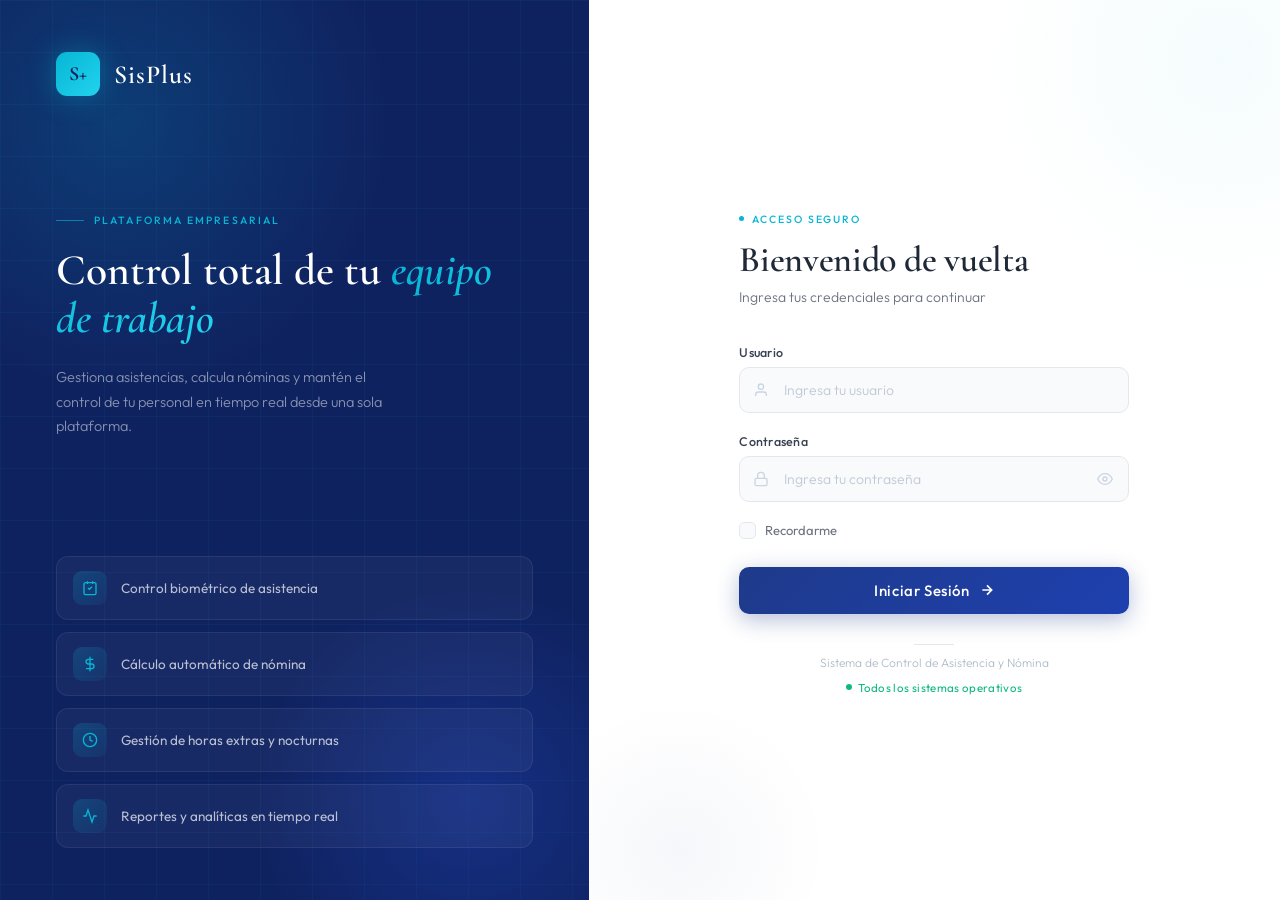
<file: src/main/resources/templates/login.html>
<!DOCTYPE html>
<html lang="es">
<head>
    <meta charset="UTF-8">
    <meta name="viewport" content="width=device-width, initial-scale=1.0">
    <title>SisPlus — Iniciar Sesión</title>
    <link href="https://fonts.googleapis.com/css2?family=Cormorant+Garamond:ital,wght@0,400;0,500;0,600;0,700;1,400;1,600&family=Outfit:wght@300;400;500;600&display=swap" rel="stylesheet">
    <style>
        *, *::before, *::after { margin: 0; padding: 0; box-sizing: border-box; }
        :root {
            --navy: #1E3A8A; --navy-deep: #0F2260; --navy-mid: #1E40AF;
            --cyan: #06B6D4; --cyan-light: #22D3EE;
            --dark: #1F2937; --dark-mid: #374151; --gray: #6B7280;
            --gray-light: #E5E7EB; --off-white: #F8FAFC; --white: #FFFFFF;
        }
        html, body { height: 100%; }
        body { font-family: 'Outfit', sans-serif; background: var(--off-white); display: flex; min-height: 100vh; }

        .panel-left {
            flex: 0 0 46%; position: relative; background: var(--navy-deep);
            display: flex; flex-direction: column; justify-content: space-between;
            padding: 52px 56px; overflow: hidden;
        }
        .panel-left::before {
            content: ''; position: absolute; inset: 0;
            background-image: linear-gradient(rgba(6,182,212,.06) 1px, transparent 1px), linear-gradient(90deg, rgba(6,182,212,.06) 1px, transparent 1px);
            background-size: 52px 52px; animation: gridDrift 22s linear infinite;
        }
        @keyframes gridDrift { 0% { background-position: 0 0; } 100% { background-position: 52px 52px; } }
        .glow-top { position: absolute; top: -160px; left: -160px; width: 560px; height: 560px; background: radial-gradient(circle, rgba(6,182,212,.18) 0%, transparent 68%); pointer-events: none; }
        .glow-bottom { position: absolute; bottom: -120px; right: -100px; width: 440px; height: 440px; background: radial-gradient(circle, rgba(30,64,175,.45) 0%, transparent 68%); pointer-events: none; }

        .brand { display: flex; align-items: center; gap: 14px; position: relative; z-index: 1; animation: fadeUp .7s ease both; }
        .brand-mark { width: 44px; height: 44px; background: linear-gradient(135deg, var(--cyan), var(--cyan-light)); border-radius: 11px; display: flex; align-items: center; justify-content: center; font-family: 'Cormorant Garamond', serif; font-weight: 700; font-size: 20px; color: var(--navy-deep); box-shadow: 0 0 28px rgba(6,182,212,.38); }
        .brand-name { font-family: 'Cormorant Garamond', serif; font-size: 26px; font-weight: 600; color: var(--white); letter-spacing: .04em; }

        .hero { position: relative; z-index: 1; animation: fadeUp .8s ease .15s both; }
        .hero-eyebrow { font-size: 10.5px; font-weight: 500; letter-spacing: .2em; text-transform: uppercase; color: var(--cyan); margin-bottom: 20px; display: flex; align-items: center; gap: 10px; }
        .hero-eyebrow::before { content: ''; display: block; width: 28px; height: 1px; background: var(--cyan); opacity: .6; }
        .hero-title { font-family: 'Cormorant Garamond', serif; font-size: clamp(34px, 3.4vw, 50px); font-weight: 600; color: var(--white); line-height: 1.1; margin-bottom: 22px; }
        .hero-title em { font-style: italic; background: linear-gradient(90deg, var(--cyan), var(--cyan-light)); -webkit-background-clip: text; -webkit-text-fill-color: transparent; background-clip: text; }
        .hero-desc { font-size: 14.5px; font-weight: 300; color: rgba(255,255,255,.5); line-height: 1.7; max-width: 330px; }

        .features { position: relative; z-index: 1; display: flex; flex-direction: column; gap: 12px; animation: fadeUp .8s ease .3s both; }
        .feature-item { display: flex; align-items: center; gap: 14px; padding: 14px 16px; background: rgba(255,255,255,.04); border: 1px solid rgba(255,255,255,.07); border-radius: 12px; transition: background .25s, border-color .25s, transform .25s; cursor: default; }
        .feature-item:hover { background: rgba(6,182,212,.07); border-color: rgba(6,182,212,.22); transform: translateX(4px); }
        .feature-icon { width: 34px; height: 34px; border-radius: 9px; background: linear-gradient(135deg, rgba(6,182,212,.2), rgba(6,182,212,.06)); display: flex; align-items: center; justify-content: center; flex-shrink: 0; }
        .feature-icon svg { width: 16px; height: 16px; color: var(--cyan); }
        .feature-text { font-size: 13.5px; color: rgba(255,255,255,.7); }

        .panel-right { flex: 1; display: flex; align-items: center; justify-content: center; padding: 48px 60px; background: var(--white); position: relative; overflow: hidden; }
        .panel-right::before { content: ''; position: absolute; top: -180px; right: -180px; width: 480px; height: 480px; background: radial-gradient(circle, rgba(6,182,212,.04) 0%, transparent 70%); pointer-events: none; }
        .panel-right::after { content: ''; position: absolute; bottom: -100px; left: -60px; width: 300px; height: 300px; background: radial-gradient(circle, rgba(30,58,138,.04) 0%, transparent 70%); pointer-events: none; }

        .form-wrapper { width: 100%; max-width: 390px; position: relative; z-index: 1; animation: fadeUp .7s ease .1s both; }
        .form-header { margin-bottom: 38px; }
        .form-eyebrow { display: inline-flex; align-items: center; gap: 8px; font-size: 10.5px; font-weight: 500; letter-spacing: .18em; text-transform: uppercase; color: var(--cyan); margin-bottom: 14px; }
        .eyebrow-dot { width: 5px; height: 5px; border-radius: 50%; background: var(--cyan); animation: blink 2.2s ease infinite; }
        @keyframes blink { 0%, 100% { opacity: 1; } 50% { opacity: .3; } }
        .form-title { font-family: 'Cormorant Garamond', serif; font-size: 36px; font-weight: 600; color: var(--dark); letter-spacing: -.01em; line-height: 1.1; margin-bottom: 8px; }
        .form-subtitle { font-size: 14px; font-weight: 300; color: var(--gray); }

        .alert { display: none; align-items: center; gap: 10px; padding: 12px 14px; border-radius: 10px; font-size: 13.5px; margin-bottom: 22px; }
        .alert.show { display: flex; animation: fadeDown .3s ease both; }
        .alert svg { width: 16px; height: 16px; flex-shrink: 0; }
        .alert-error { background: #FEF2F2; border: 1px solid #FECACA; color: #991B1B; }
        .alert-success { background: #ECFDF5; border: 1px solid #A7F3D0; color: #065F46; }

        .field-group { display: flex; flex-direction: column; gap: 7px; margin-bottom: 20px; }
        .field-label { font-size: 12.5px; font-weight: 500; color: var(--dark-mid); letter-spacing: .02em; }
        .field-wrap { position: relative; }
        .field-icon { position: absolute; left: 14px; top: 50%; transform: translateY(-50%); color: #CBD5E1; pointer-events: none; transition: color .2s; }
        .field-icon svg { width: 16px; height: 16px; display: block; }
        .field-input { width: 100%; padding: 13px 14px 13px 44px; border: 1.5px solid var(--gray-light); border-radius: 10px; font-family: 'Outfit', sans-serif; font-size: 14px; color: var(--dark); background: var(--off-white); outline: none; transition: border-color .2s, background .2s, box-shadow .2s; }
        .field-input::placeholder { color: #C0C9D6; font-weight: 300; }
        .field-input:focus { border-color: var(--cyan); background: var(--white); box-shadow: 0 0 0 4px rgba(6,182,212,.1); }
        .field-wrap:focus-within .field-icon { color: var(--cyan); }
        .field-eye { position: absolute; right: 12px; top: 50%; transform: translateY(-50%); background: none; border: none; cursor: pointer; color: #CBD5E1; padding: 4px; line-height: 0; transition: color .2s; }
        .field-eye:hover { color: var(--navy); }
        .field-eye svg { width: 16px; height: 16px; display: block; }

        .field-row { display: flex; align-items: center; margin-bottom: 28px; }
        .checkbox-label { display: flex; align-items: center; gap: 9px; cursor: pointer; user-select: none; font-size: 13px; color: var(--gray); }
        .checkbox-label input { display: none; }
        .checkbox-box { width: 17px; height: 17px; border: 1.5px solid var(--gray-light); border-radius: 5px; background: var(--off-white); display: flex; align-items: center; justify-content: center; flex-shrink: 0; transition: border-color .2s, background .2s; }
        .checkbox-label input:checked + .checkbox-box { background: var(--cyan); border-color: var(--cyan); }
        .checkbox-label input:checked + .checkbox-box::after { content: ''; display: block; width: 8px; height: 5px; border-left: 2px solid var(--white); border-bottom: 2px solid var(--white); transform: rotate(-45deg) translateY(-1px); }

        .btn-login { width: 100%; padding: 14px; background: linear-gradient(135deg, var(--navy), var(--navy-mid)); color: var(--white); border: none; border-radius: 10px; font-family: 'Outfit', sans-serif; font-size: 15px; font-weight: 500; letter-spacing: .04em; cursor: pointer; position: relative; overflow: hidden; transition: transform .2s, box-shadow .2s; box-shadow: 0 6px 22px rgba(30,58,138,.32); }
        .btn-login::before { content: ''; position: absolute; inset: 0; background: linear-gradient(135deg, rgba(6,182,212,.16), transparent); opacity: 0; transition: opacity .25s; }
        .btn-login:hover { transform: translateY(-1px); box-shadow: 0 10px 30px rgba(30,58,138,.38); }
        .btn-login:hover::before { opacity: 1; }
        .btn-login:active { transform: translateY(0); }
        .btn-login:disabled { cursor: not-allowed; opacity: .7; }
        .btn-inner { display: flex; align-items: center; justify-content: center; gap: 9px; position: relative; z-index: 1; }
        .btn-inner svg { width: 16px; height: 16px; }
        .btn-spinner { display: none; width: 16px; height: 16px; border: 2px solid rgba(255,255,255,.3); border-top-color: var(--white); border-radius: 50%; animation: spin .6s linear infinite; }
        @keyframes spin { to { transform: rotate(360deg); } }
        .btn-login.loading .btn-label, .btn-login.loading .btn-arrow { display: none; }
        .btn-login.loading .btn-spinner { display: block; }

        .form-footer { margin-top: 30px; display: flex; flex-direction: column; align-items: center; gap: 10px; }
        .divider { width: 40px; height: 1px; background: var(--gray-light); }
        .form-footer-text { font-size: 12px; font-weight: 300; color: #B0BCC8; }
        .status-bar { display: flex; align-items: center; gap: 6px; }
        .status-dot { width: 6px; height: 6px; border-radius: 50%; background: #10B981; animation: blink 2.2s ease infinite; }
        .status-text { font-size: 11.5px; color: #10B981; letter-spacing: .03em; }

        @keyframes fadeUp { from { opacity: 0; transform: translateY(18px); } to { opacity: 1; transform: translateY(0); } }
        @keyframes fadeDown { from { opacity: 0; transform: translateY(-10px); } to { opacity: 1; transform: translateY(0); } }

        @media (max-width: 900px) {
            body { flex-direction: column; overflow-y: auto; }
            .panel-left { flex: none; width: 100%; padding: 40px 32px; gap: 32px; }
            .hero-title { font-size: 36px; }
            .hero-desc { max-width: 100%; }
            .features { display: grid; grid-template-columns: 1fr 1fr; gap: 10px; }
            .panel-right { flex: none; width: 100%; padding: 48px 32px 60px; }
        }
        @media (max-width: 560px) {
            .panel-left { padding: 32px 24px; }
            .hero-title { font-size: 30px; }
            .features { grid-template-columns: 1fr; }
            .panel-right { padding: 40px 24px 56px; }
        }
    </style>
</head>
<body>

<div class="panel-left">
    <div class="glow-top"></div>
    <div class="glow-bottom"></div>
    <div class="brand">
        <div class="brand-mark">S+</div>
        <span class="brand-name">SisPlus</span>
    </div>
    <div class="hero">
        <p class="hero-eyebrow">Plataforma Empresarial</p>
        <h1 class="hero-title">Control total de tu <em>equipo de trabajo</em></h1>
        <p class="hero-desc">Gestiona asistencias, calcula nóminas y mantén el control de tu personal en tiempo real desde una sola plataforma.</p>
    </div>
    <div class="features">
        <div class="feature-item">
            <div class="feature-icon">
                <svg viewBox="0 0 24 24" fill="none" stroke="currentColor" stroke-width="2"><path d="M9 12l2 2 4-4"/><rect x="3" y="4" width="18" height="18" rx="2"/><line x1="8" y1="2" x2="8" y2="6"/><line x1="16" y1="2" x2="16" y2="6"/></svg>
            </div>
            <span class="feature-text">Control biométrico de asistencia</span>
        </div>
        <div class="feature-item">
            <div class="feature-icon">
                <svg viewBox="0 0 24 24" fill="none" stroke="currentColor" stroke-width="2"><line x1="12" y1="1" x2="12" y2="23"/><path d="M17 5H9.5a3.5 3.5 0 0 0 0 7h5a3.5 3.5 0 0 1 0 7H6"/></svg>
            </div>
            <span class="feature-text">Cálculo automático de nómina</span>
        </div>
        <div class="feature-item">
            <div class="feature-icon">
                <svg viewBox="0 0 24 24" fill="none" stroke="currentColor" stroke-width="2"><circle cx="12" cy="12" r="10"/><polyline points="12 6 12 12 16 14"/></svg>
            </div>
            <span class="feature-text">Gestión de horas extras y nocturnas</span>
        </div>
        <div class="feature-item">
            <div class="feature-icon">
                <svg viewBox="0 0 24 24" fill="none" stroke="currentColor" stroke-width="2"><polyline points="22 12 18 12 15 21 9 3 6 12 2 12"/></svg>
            </div>
            <span class="feature-text">Reportes y analíticas en tiempo real</span>
        </div>
    </div>
</div>

<div class="panel-right">
    <div class="form-wrapper">
        <div class="form-header">
            <div class="form-eyebrow"><span class="eyebrow-dot"></span>Acceso seguro</div>
            <h2 class="form-title">Bienvenido de vuelta</h2>
            <p class="form-subtitle">Ingresa tus credenciales para continuar</p>
        </div>
        <div id="alertError" class="alert alert-error">
            <svg viewBox="0 0 24 24" fill="none" stroke="currentColor" stroke-width="2"><circle cx="12" cy="12" r="10"/><line x1="15" y1="9" x2="9" y2="15"/><line x1="9" y1="9" x2="15" y2="15"/></svg>
            <span id="errorMessage">Usuario o contraseña incorrectos</span>
        </div>
        <div id="alertSuccess" class="alert alert-success">
            <svg viewBox="0 0 24 24" fill="none" stroke="currentColor" stroke-width="2"><polyline points="20 6 9 17 4 12"/></svg>
            <span>Inicio de sesión exitoso. Redirigiendo...</span>
        </div>
        <form id="loginForm" onsubmit="handleLogin(event)" novalidate>
            <div class="field-group">
                <label class="field-label" for="username">Usuario</label>
                <div class="field-wrap">
                    <span class="field-icon"><svg viewBox="0 0 24 24" fill="none" stroke="currentColor" stroke-width="2"><path d="M20 21v-2a4 4 0 0 0-4-4H8a4 4 0 0 0-4 4v2"/><circle cx="12" cy="7" r="4"/></svg></span>
                    <input type="text" id="username" name="username" class="field-input" placeholder="Ingresa tu usuario" autocomplete="username" required>
                </div>
            </div>
            <div class="field-group">
                <label class="field-label" for="password">Contraseña</label>
                <div class="field-wrap">
                    <span class="field-icon"><svg viewBox="0 0 24 24" fill="none" stroke="currentColor" stroke-width="2"><rect x="3" y="11" width="18" height="11" rx="2"/><path d="M7 11V7a5 5 0 0 1 10 0v4"/></svg></span>
                    <input type="password" id="password" name="password" class="field-input" style="padding-right:44px" placeholder="Ingresa tu contraseña" autocomplete="current-password" required>
                    <button type="button" class="field-eye" onclick="togglePassword()">
                        <svg id="eyeIcon" viewBox="0 0 24 24" fill="none" stroke="currentColor" stroke-width="2"><path d="M1 12s4-8 11-8 11 8 11 8-4 8-11 8-11-8-11-8z"/><circle cx="12" cy="12" r="3"/></svg>
                    </button>
                </div>
            </div>
            <div class="field-row">
                <label class="checkbox-label">
                    <input type="checkbox" id="remember" name="remember">
                    <span class="checkbox-box"></span>
                    Recordarme
                </label>
            </div>
            <button type="submit" class="btn-login" id="loginButton">
                <div class="btn-inner">
                    <div class="btn-spinner"></div>
                    <span class="btn-label">Iniciar Sesión</span>
                    <svg class="btn-arrow" viewBox="0 0 24 24" fill="none" stroke="currentColor" stroke-width="2.5"><path d="M5 12h14M12 5l7 7-7 7"/></svg>
                </div>
            </button>
        </form>
        <div class="form-footer">
            <div class="divider"></div>
            <p class="form-footer-text">Sistema de Control de Asistencia y Nómina</p>
            <div class="status-bar">
                <span class="status-dot"></span>
                <span class="status-text">Todos los sistemas operativos</span>
            </div>
        </div>
    </div>
</div>

<script>
    let isLoading = false;

    function togglePassword() {
        const input = document.getElementById('password');
        const icon = document.getElementById('eyeIcon');
        if (input.type === 'password') {
            input.type = 'text';
            icon.innerHTML = '<path d="M17.94 17.94A10.07 10.07 0 0 1 12 20c-7 0-11-8-11-8a18.45 18.45 0 0 1 5.06-5.94"/><path d="M9.9 4.24A9.12 9.12 0 0 1 12 4c7 0 11 8 11 8a18.5 18.5 0 0 1-2.16 3.19"/><line x1="1" y1="1" x2="23" y2="23"/>';
        } else {
            input.type = 'password';
            icon.innerHTML = '<path d="M1 12s4-8 11-8 11 8 11 8-4 8-11 8-11-8-11-8z"/><circle cx="12" cy="12" r="3"/>';
        }
    }

    function showAlert(type, message) {
        document.getElementById('alertError').classList.remove('show');
        document.getElementById('alertSuccess').classList.remove('show');
        if (type === 'error') {
            document.getElementById('errorMessage').textContent = message;
            document.getElementById('alertError').classList.add('show');
        } else {
            document.getElementById('alertSuccess').classList.add('show');
        }
    }

    function hideAlerts() {
        document.getElementById('alertError').classList.remove('show');
        document.getElementById('alertSuccess').classList.remove('show');
    }

    async function handleLogin(event) {
        event.preventDefault();
        if (isLoading) return;
        hideAlerts();
        const username = document.getElementById('username').value.trim();
        const password = document.getElementById('password').value;
        const rememberMe = document.getElementById('remember').checked;
        if (!username || !password) { showAlert('error', 'Por favor completa todos los campos'); return; }
        const btn = document.getElementById('loginButton');
        btn.classList.add('loading');
        btn.disabled = true;
        isLoading = true;
        try {
            const response = await fetch('/api/auth/login', {
                method: 'POST',
                headers: { 'Content-Type': 'application/json' },
                body: JSON.stringify({ username, password, rememberMe })
            });
            const data = await response.json();
            if (response.ok && data.success) {
                showAlert('success');
                setTimeout(() => { window.location.href = data.redirectUrl || '/dashboard'; }, 900);
            } else {
                showAlert('error', data.message || 'Credenciales incorrectas');
                btn.classList.remove('loading'); btn.disabled = false; isLoading = false;
            }
        } catch {
            showAlert('error', 'Error de conexión. Por favor intenta nuevamente.');
            btn.classList.remove('loading'); btn.disabled = false; isLoading = false;
        }
    }

    document.querySelectorAll('.field-input').forEach(i => i.addEventListener('input', hideAlerts));
</script>
</body>
</html>
</file>
